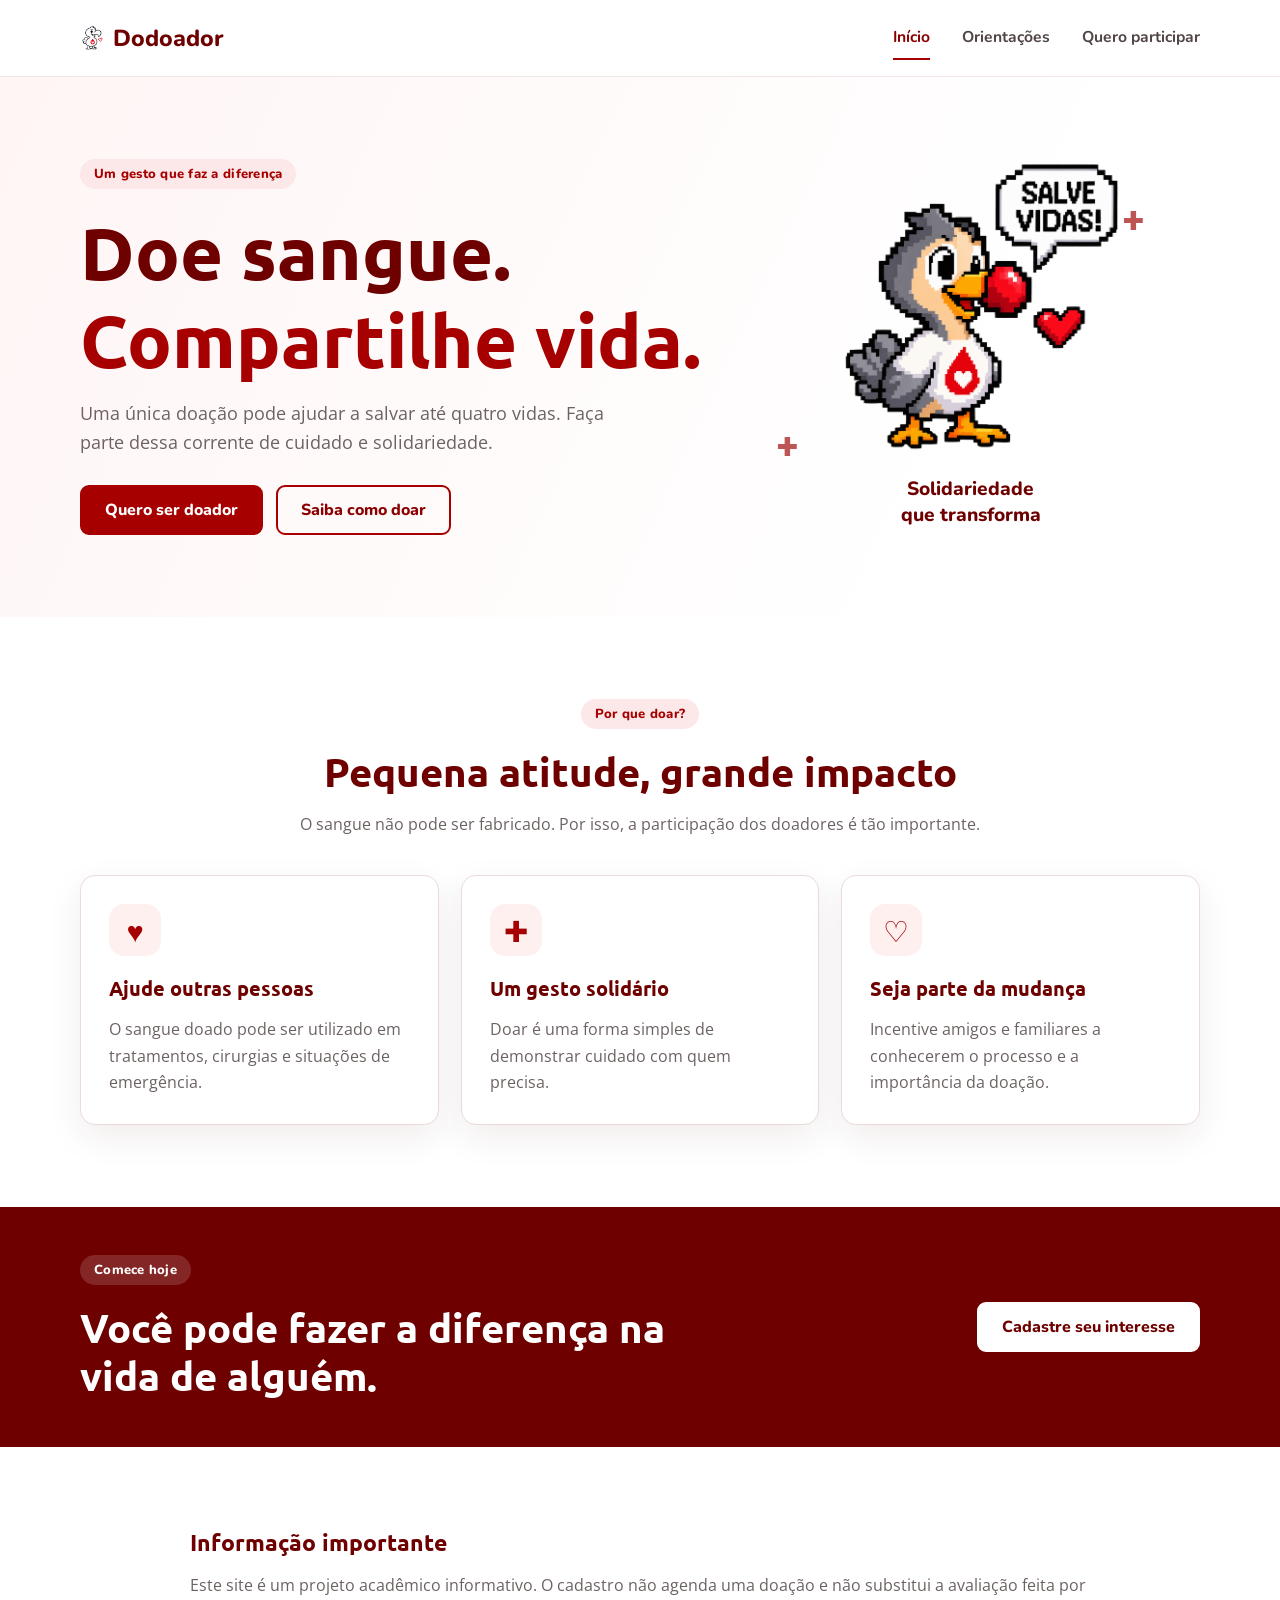
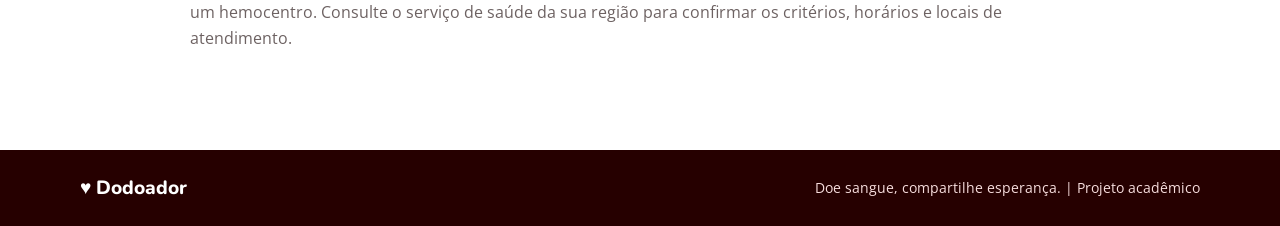
<file: index.html>
<!doctype html>
<html lang="pt-BR">
  <head>
    <meta charset="UTF-8" />
    <meta name="viewport" content="width=device-width, initial-scale=1.0" />
    <meta
      name="description"
      content="Informações e orientações para quem deseja doar sangue."
    />
    <title>Dodoador | Doe sangue, compartilhe vida</title>
    <link rel="preconnect" href="https://fonts.googleapis.com" />
    <link rel="preconnect" href="https://fonts.gstatic.com" crossorigin />
    <link
      href="https://fonts.googleapis.com/css2?family=Nunito:wght@600;700;800&family=Open+Sans:wght@400;600;700&family=Ubuntu:wght@500;700&display=swap"
      rel="stylesheet"
    />
    <link rel="stylesheet" href="css/style.css" />
  </head>
  <body>
    <header class="cabecalho">
      <div class="container barra">
        <a class="marca" href="index.html"
          ><img
            src="imagens/Mascote Pássaro com Coração Vermelho.png"
            class="dodo-logo"
          />
          Dodoador</a
        >
        <nav class="navegacao" aria-label="Menu principal">
          <a class="ativo" href="index.html">Início</a>
          <a href="orientacoes.html">Orientações</a>
          <a href="cadastro.html">Quero participar</a>
        </nav>
      </div>
    </header>

    <main id="conteudo">
      <section class="hero">
        <div class="container hero-conteudo">
          <div class="hero-texto">
            <span class="etiqueta">Um gesto que faz a diferença</span>
            <h1>Doe sangue.<br /><span>Compartilhe vida.</span></h1>
            <p>
              Uma única doação pode ajudar a salvar até quatro vidas. Faça parte
              dessa corrente de cuidado e solidariedade.
            </p>
            <div class="acoes">
              <a class="botao" href="cadastro.html">Quero ser doador</a>
              <a class="botao botao-contorno" href="orientacoes.html"
                >Saiba como doar</a
              >
            </div>
          </div>
          <div
            class="hero-arte"
            aria-label="Ilustração de uma gota de sangue com um coração"
            role="img"
          >
            <img src="imagens/Mascote Pixel Salve Vidas!.png" width="300px" />
            <span class="brilho brilho-um">+</span
            ><span class="brilho brilho-dois">+</span>
            <p>Solidariedade<br />que transforma</p>
          </div>
        </div>
      </section>

      <section class="secao container">
        <div class="titulo-secao">
          <span class="etiqueta">Por que doar?</span>
          <h2>Pequena atitude, grande impacto</h2>
          <p>
            O sangue não pode ser fabricado. Por isso, a participação dos
            doadores é tão importante.
          </p>
        </div>
        <div class="grade tres">
          <article class="cartao">
            <div class="icone-cartao">♥</div>
            <h3>Ajude outras pessoas</h3>
            <p>
              O sangue doado pode ser utilizado em tratamentos, cirurgias e
              situações de emergência.
            </p>
          </article>
          <article class="cartao">
            <div class="icone-cartao">✚</div>
            <h3>Um gesto solidário</h3>
            <p>
              Doar é uma forma simples de demonstrar cuidado com quem precisa.
            </p>
          </article>
          <article class="cartao">
            <div class="icone-cartao">♡</div>
            <h3>Seja parte da mudança</h3>
            <p>
              Incentive amigos e familiares a conhecerem o processo e a
              importância da doação.
            </p>
          </article>
        </div>
      </section>

      <section class="faixa">
        <div class="container faixa-conteudo">
          <div>
            <span class="etiqueta etiqueta-clara">Comece hoje</span>
            <h2>Você pode fazer a diferença na vida de alguém.</h2>
          </div>
          <a class="botao botao-branco" href="cadastro.html"
            >Cadastre seu interesse</a
          >
        </div>
      </section>

      <section class="secao container aviso">
        <h2>Informação importante</h2>
        <p>
          Este site é um projeto acadêmico informativo. O cadastro não agenda
          uma doação e não substitui a avaliação feita por um hemocentro.
          Consulte o serviço de saúde da sua região para confirmar os critérios,
          horários e locais de atendimento.
        </p>
      </section>
    </main>

    <footer class="rodape">
      <div class="container rodape-conteudo">
        <a class="marca marca-rodape" href="index.html">♥ Dodoador</a>
        <p>Doe sangue, compartilhe esperança. | Projeto acadêmico</p>
      </div>
    </footer>
    <script src="js/script.js"></script>
  </body>
</html>
</file>
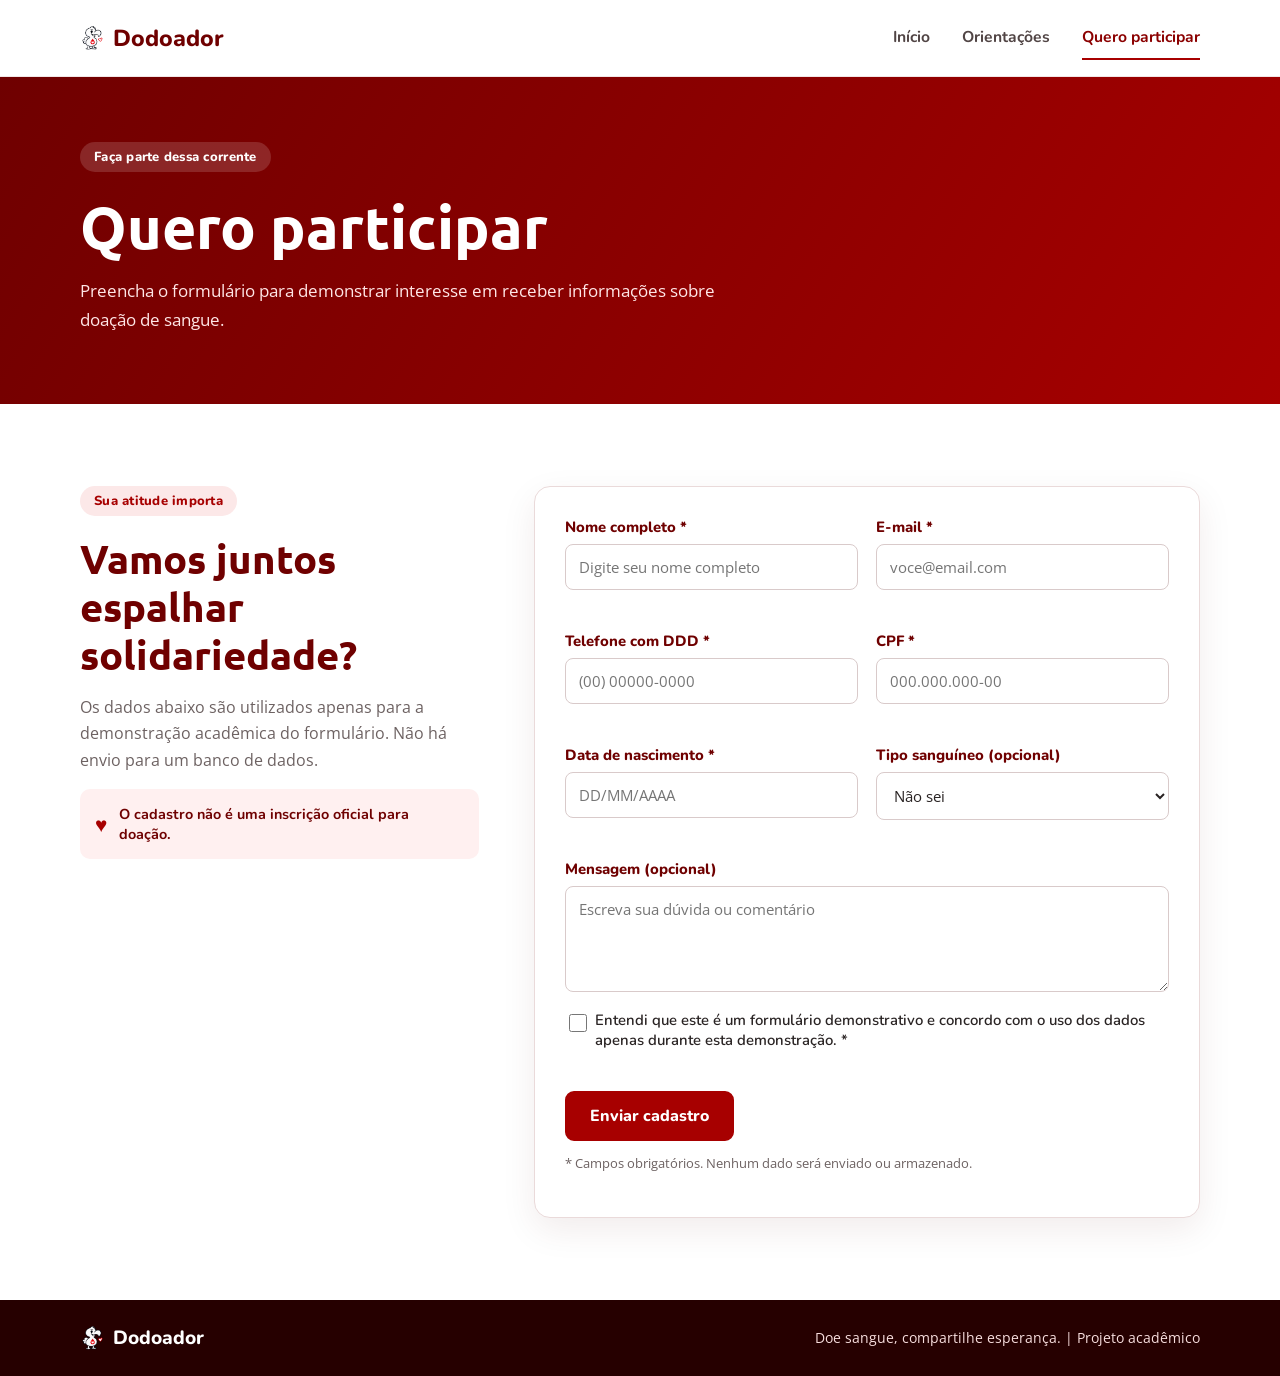
<file: cadastro.html>
<!doctype html>
<html lang="pt-BR">
  <head>
    <meta charset="UTF-8" />
    <meta name="viewport" content="width=device-width, initial-scale=1.0" />
    <meta
      name="description"
      content="Cadastre seu interesse em receber informações sobre doação de sangue."
    />

    <title>Quero participar | Dodoador</title>

    <link rel="preconnect" href="https://fonts.googleapis.com" />
    <link rel="preconnect" href="https://fonts.gstatic.com" crossorigin />

    <link
      href="https://fonts.googleapis.com/css2?family=Nunito:wght@600;700;800&family=Open+Sans:wght@400;600;700&family=Ubuntu:wght@500;700&display=swap"
      rel="stylesheet"
    />

    <link rel="stylesheet" href="css/style.css" />
  </head>

  <body>
    <header class="cabecalho">
      <div class="container barra">
        <a class="marca" href="index.html">
          <img
            src="imagens/Mascote Pássaro com Coração Vermelho.png"
            alt="Mascote Dodoador"
            class="dodo-logo"
          />
          Dodoador
        </a>

        <nav class="navegacao" aria-label="Menu principal">
          <a href="index.html">Início</a>
          <a href="orientacoes.html">Orientações</a>
          <a class="ativo" href="cadastro.html">Quero participar</a>
        </nav>
      </div>
    </header>

    <main id="conteudo">
      <section class="pagina-topo">
        <div class="container">
          <span class="etiqueta etiqueta-clara">
            Faça parte dessa corrente
          </span>

          <h1>Quero participar</h1>

          <p>
            Preencha o formulário para demonstrar interesse em receber
            informações sobre doação de sangue.
          </p>
        </div>
      </section>

      <section class="secao container formulario-layout">
        <div class="form-intro">
          <span class="etiqueta">Sua atitude importa</span>

          <h2>Vamos juntos espalhar solidariedade?</h2>

          <p>
            Os dados abaixo são utilizados apenas para a demonstração acadêmica
            do formulário. Não há envio para um banco de dados.
          </p>

          <div class="mini-aviso">
            ♥
            <span> O cadastro não é uma inscrição oficial para doação. </span>
          </div>
        </div>

        <form id="formCadastro" class="formulario">
          <div class="campo">
            <label for="nome">Nome completo *</label>

            <input
              id="nome"
              name="nome"
              type="text"
              placeholder="Digite seu nome completo"
              autocomplete="name"
              pattern="[A-Za-zÀ-ÿ]+(?:[ '-][A-Za-zÀ-ÿ]+)+"
              title="Digite nome e sobrenome"
              maxlength="100"
              required
            />

            <small class="erro" id="erroNome"></small>
          </div>

          <div class="campo">
            <label for="email">E-mail *</label>

            <input
              id="email"
              name="email"
              type="email"
              placeholder="voce@email.com"
              autocomplete="email"
              title="Digite um e-mail válido"
              maxlength="100"
              required
            />

            <small class="erro" id="erroEmail"></small>
          </div>

          <div class="campo">
            <label for="telefone">Telefone com DDD *</label>

            <input
              id="telefone"
              name="telefone"
              type="tel"
              placeholder="(00) 00000-0000"
              autocomplete="tel"
              pattern="\(\d{2}\)\s\d{4,5}-\d{4}"
              title="Digite no formato (11) 99999-9999"
              maxlength="15"
              required
            />

            <small class="erro" id="erroTelefone"></small>
          </div>

          <div class="campo">
            <label for="cpf">CPF *</label>

            <input
              id="cpf"
              name="cpf"
              type="text"
              placeholder="000.000.000-00"
              inputmode="numeric"
              pattern="\d{3}\.\d{3}\.\d{3}-\d{2}"
              title="Digite o CPF no formato 000.000.000-00"
              maxlength="14"
              required
            />

            <small class="erro" id="erroCpf"></small>
          </div>

          <div class="campo">
            <label for="nascimento">Data de nascimento *</label>

            <input
              id="nascimento"
              name="nascimento"
              type="text"
              placeholder="DD/MM/AAAA"
              inputmode="numeric"
              pattern="\d{2}/\d{2}/\d{4}"
              title="Digite a data no formato DD/MM/AAAA"
              maxlength="10"
              required
            />

            <small class="erro" id="erroNascimento"></small>
          </div>

          <div class="campo">
            <label for="tipoSanguineo"> Tipo sanguíneo (opcional) </label>

            <select id="tipoSanguineo" name="tipoSanguineo">
              <option value="">Não sei</option>
              <option>A+</option>
              <option>A-</option>
              <option>B+</option>
              <option>B-</option>
              <option>AB+</option>
              <option>AB-</option>
              <option>O+</option>
              <option>O-</option>
            </select>
          </div>

          <div class="campo campo-largo">
            <label for="mensagem"> Mensagem (opcional) </label>

            <textarea
              id="mensagem"
              name="mensagem"
              rows="4"
              placeholder="Escreva sua dúvida ou comentário"
            ></textarea>
          </div>

          <div class="campo campo-largo campo-checkbox">
            <input
              id="consentimento"
              name="consentimento"
              type="checkbox"
              required
            />

            <label for="consentimento">
              Entendi que este é um formulário demonstrativo e concordo com o
              uso dos dados apenas durante esta demonstração. *
            </label>

            <small class="erro" id="erroConsentimento"></small>
          </div>

          <div class="campo-largo">
            <button class="botao" type="submit">Enviar cadastro</button>

            <p class="nota-form">
              * Campos obrigatórios. Nenhum dado será enviado ou armazenado.
            </p>

            <div
              id="resultado"
              class="resultado"
              role="status"
              aria-live="polite"
            ></div>
          </div>
        </form>
      </section>
    </main>

    <footer class="rodape">
      <div class="container rodape-conteudo">
        <a class="marca marca-rodape" href="index.html">
          <img
            src="imagens/Mascote Pássaro com Coração Vermelho.png"
            alt="Mascote Dodoador"
            class="dodo-logo"
          />
          Dodoador
        </a>

        <p>Doe sangue, compartilhe esperança. | Projeto acadêmico</p>
      </div>
    </footer>

    <script src="js/script.js"></script>
  </body>
</html>
</file>
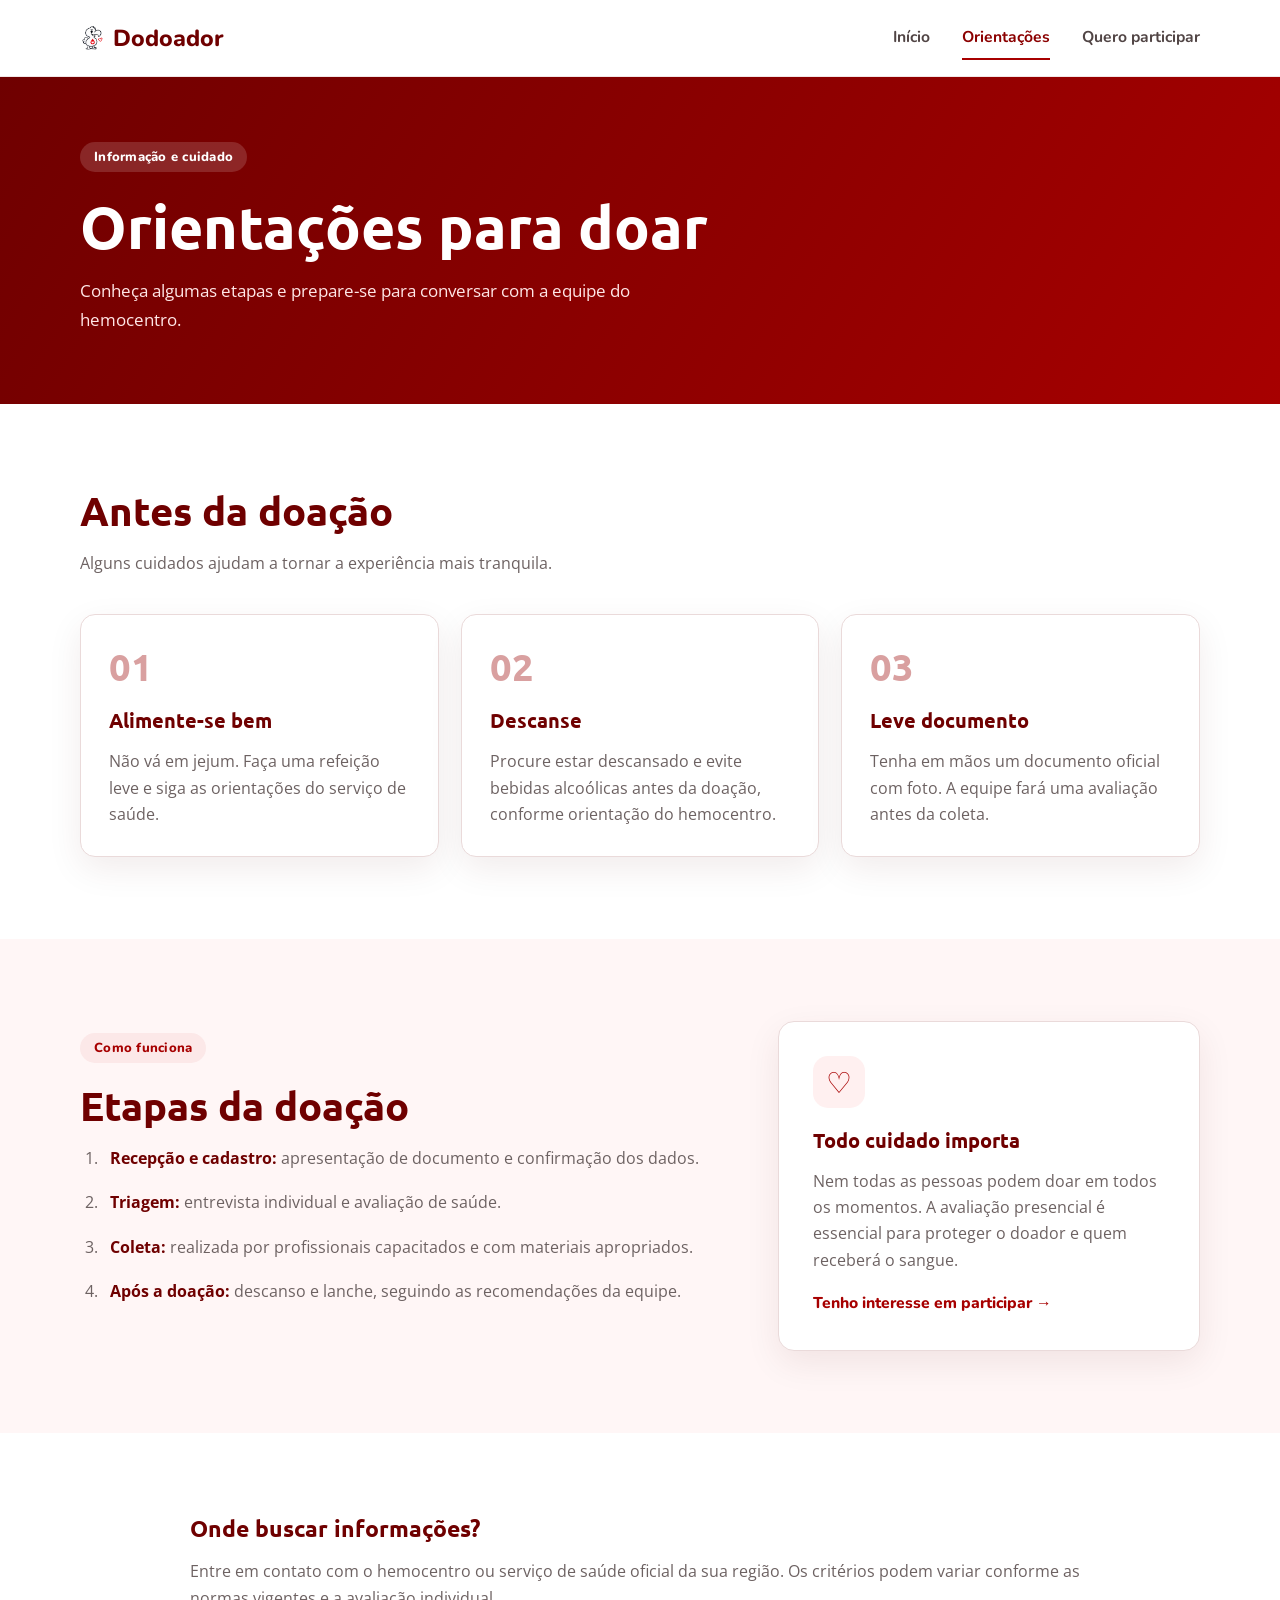
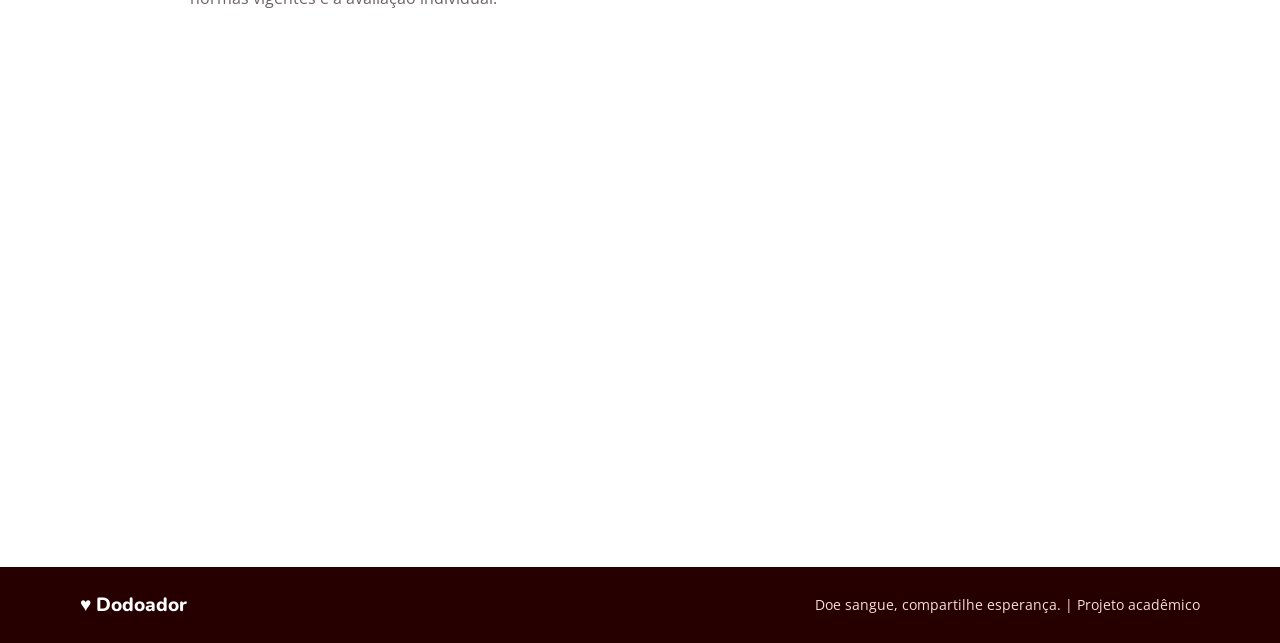
<file: orientacoes.html>
<!doctype html>
<html lang="pt-BR">
  <head>
    <meta charset="UTF-8" />
    <meta name="viewport" content="width=device-width, initial-scale=1.0" />
    <meta
      name="description"
      content="Confira orientações gerais sobre a doação de sangue."
    />
    <title>Orientações | Dodoador</title>
    <link rel="preconnect" href="https://fonts.googleapis.com" />
    <link rel="preconnect" href="https://fonts.gstatic.com" crossorigin />
    <link
      href="https://fonts.googleapis.com/css2?family=Nunito:wght@600;700;800&family=Open+Sans:wght@400;600;700&family=Ubuntu:wght@500;700&display=swap"
      rel="stylesheet"
    />
    <link rel="stylesheet" href="css/style.css" />
  </head>

  <body>
    <header class="cabecalho">
      <div class="container barra">
        <a class="marca" href="index.html"
          ><img
            src="imagens/Mascote Pássaro com Coração Vermelho.png"
            class="dodo-logo"
          />
          Dodoador</a
        >
        <nav class="navegacao" aria-label="Menu principal">
          <a href="index.html">Início</a
          ><a class="ativo" href="orientacoes.html">Orientações</a
          ><a href="cadastro.html">Quero participar</a>
        </nav>
      </div>
    </header>

    <main id="conteudo">
      <section class="pagina-topo">
        <div class="container">
          <span class="etiqueta etiqueta-clara">Informação e cuidado</span>
          <h1>Orientações para doar</h1>
          <p>
            Conheça algumas etapas e prepare-se para conversar com a equipe do
            hemocentro.
          </p>
        </div>
      </section>
      <section class="secao container">
        <div class="titulo-secao alinhado-esquerda">
          <h2>Antes da doação</h2>
          <p>Alguns cuidados ajudam a tornar a experiência mais tranquila.</p>
        </div>
        <div class="grade tres">
          <article class="cartao">
            <div class="numero">01</div>
            <h3>Alimente-se bem</h3>
            <p>
              Não vá em jejum. Faça uma refeição leve e siga as orientações do
              serviço de saúde.
            </p>
          </article>
          <article class="cartao">
            <div class="numero">02</div>
            <h3>Descanse</h3>
            <p>
              Procure estar descansado e evite bebidas alcoólicas antes da
              doação, conforme orientação do hemocentro.
            </p>
          </article>
          <article class="cartao">
            <div class="numero">03</div>
            <h3>Leve documento</h3>
            <p>
              Tenha em mãos um documento oficial com foto. A equipe fará uma
              avaliação antes da coleta.
            </p>
          </article>
        </div>
      </section>
      <section class="secao secao-suave">
        <div class="container duas-colunas">
          <div>
            <span class="etiqueta">Como funciona</span>
            <h2>Etapas da doação</h2>
            <ol class="passos">
              <li>
                <strong>Recepção e cadastro:</strong> apresentação de documento
                e confirmação dos dados.
              </li>
              <li>
                <strong>Triagem:</strong> entrevista individual e avaliação de
                saúde.
              </li>
              <li>
                <strong>Coleta:</strong> realizada por profissionais capacitados
                e com materiais apropriados.
              </li>
              <li>
                <strong>Após a doação:</strong> descanso e lanche, seguindo as
                recomendações da equipe.
              </li>
            </ol>
          </div>
          <aside class="destaque-lateral">
            <div class="icone-cartao">♡</div>
            <h3>Todo cuidado importa</h3>
            <p>
              Nem todas as pessoas podem doar em todos os momentos. A avaliação
              presencial é essencial para proteger o doador e quem receberá o
              sangue.
            </p>
            <a class="link-seta" href="cadastro.html"
              >Tenho interesse em participar →</a
            >
          </aside>
        </div>
      </section>
      <section class="secao container aviso">
        <h2>Onde buscar informações?</h2>
        <p>
          Entre em contato com o hemocentro ou serviço de saúde oficial da sua
          região. Os critérios podem variar conforme as normas vigentes e a
          avaliação individual.
        </p>
        <iframe
          src="https://www.google.com/maps/embed?pb=!1m18!1m12!1m3!1d548.5956753794057!2d-44.088444664540724!3d-22.515510935931744!2m3!1f0!2f0!3f0!3m2!1i1024!2i768!4f13.1!3m3!1m2!1s0x9ea356592891d9%3A0xd24051c8fbf01b37!2sHemon%C3%BAcleo%20de%20Volta%20Redonda!5e1!3m2!1spt-BR!2sbr!4v1794422327123!5m2!1spt-BR!2sbr"
          width="600"
          height="450"
          style="border: 0; border-radius: 5%"
          allowfullscreen=""
          loading="lazy"
          referrerpolicy="strict-origin-when-cross-origin"
        ></iframe>
      </section>
      <section class="Mapa"></section>
    </main>
    <footer class="rodape">
      <div class="container rodape-conteudo">
        <a class="marca marca-rodape" href="index.html">♥ Dodoador</a>
        <p>Doe sangue, compartilhe esperança. | Projeto acadêmico</p>
      </div>
    </footer>
    <script src="js/script.js"></script>
  </body>
</html>
</file>
<file: css/style.css>
@import url("https://fonts.googleapis.com/css2?family=Nunito:wght@600;700;800&family=Open+Sans:wght@400;600;700&family=Ubuntu:wght@500;700&display=swap");

:root {
  --vermelho: #8b0000;
  --escuro: #6f0000;
  --vivo: #a70000;
  --rosa: #fff0f0;
  --texto: #292323;
  --cinza: #6d6262;
  --branco: #ffffff;
  --borda: #eadada;
  --sombra: 0 12px 35px rgba(80, 0, 0, 0.08);
}
* {
  box-sizing: border-box;
}
html {
  scroll-behavior: smooth;
}
body {
  margin: 0;
  color: var(--texto);
  background: var(--branco);
  font-family: "Open Sans", sans-serif;
  line-height: 1.65;
}
h1,
h2,
h3 {
  font-family: Ubuntu, sans-serif;
  line-height: 1.2;
  margin: 0 0 16px;
}
h1 {
  font-size: clamp(2.5rem, 6vw, 4.6rem);
}
h2 {
  font-size: clamp(1.8rem, 4vw, 2.5rem);
  color: var(--escuro);
}
h3 {
  font-size: 1.25rem;
  color: var(--escuro);
}
p {
  margin: 0 0 16px;
}
a {
  color: inherit;
}
.dodo-logo{ 
  width: 24px;
  height: 24px;
}
.container {
  width: min(1120px, calc(100% - 40px));
  margin: 0 auto;
}
.pular {
  position: absolute;
  left: -9999px;
  top: 10px;
  background: white;
  padding: 10px;
  z-index: 20;
}
.pular:focus {
  left: 10px;
}
.cabecalho {
  background: #fff;
  border-bottom: 1px solid #f2e6e6;
  position: sticky;
  top: 0;
  z-index: 10;
}
.barra {
  min-height: 76px;
  display: flex;
  align-items: center;
  justify-content: space-between;
  gap: 24px;
}
.marca {
  text-decoration: none;
  color: var(--escuro);
  font:
    800 1.45rem Nunito,
    sans-serif;
  display: inline-flex;
  align-items: center;
  gap: 9px;
  white-space: nowrap;
}
.marca-icone {
  color: var(--vivo);
  font-size: 1.7rem;
}
.navegacao {
  display: flex;
  align-items: center;
  gap: 32px;
}
.navegacao a {
  text-decoration: none;
  font:
    700 0.98rem Nunito,
    sans-serif;
  color: #514545;
  padding: 10px 0;
  border-bottom: 2px solid transparent;
}
.navegacao a:hover,
.navegacao a.ativo {
  color: var(--vermelho);
  border-color: var(--vivo);
}
.menu-toggle {
  display: none;
  border: 0;
  background: transparent;
  color: var(--escuro);
  font-size: 1.6rem;
}
.hero {
  background: linear-gradient(115deg, #fff5f5 0%, #fff 75%);
  overflow: hidden;
}
.hero-conteudo {
  min-height: 540px;
  display: grid;
  grid-template-columns: 1.15fr 0.85fr;
  align-items: center;
  gap: 40px;
  padding-top: 55px;
  padding-bottom: 55px;
}
.etiqueta {
  display: inline-block;
  color: var(--vivo);
  background: #fce8e8;
  border-radius: 30px;
  padding: 6px 14px;
  font:
    800 0.82rem Nunito,
    sans-serif;
  letter-spacing: 0.02em;
  margin-bottom: 18px;
}
.hero h1 {
  color: var(--escuro);
}
.hero h1 span {
  color: var(--vivo);
}
.hero-texto > p {
  color: var(--cinza);
  font-size: 1.1rem;
  max-width: 570px;
  margin-bottom: 28px;
}
.acoes {
  display: flex;
  gap: 13px;
  flex-wrap: wrap;
}
.botao {
  display: inline-flex;
  align-items: center;
  justify-content: center;
  border: 2px solid var(--vivo);
  border-radius: 9px;
  padding: 12px 23px;
  background: var(--vivo);
  color: white;
  text-decoration: none;
  cursor: pointer;
  font:
    800 1rem Nunito,
    sans-serif;
  transition: 0.2s ease;
}
.botao:hover {
  background: var(--escuro);
  border-color: var(--escuro);
  transform: translateY(-2px);
}
.botao:focus-visible,
a:focus-visible,
input:focus-visible,
select:focus-visible,
textarea:focus-visible,
button:focus-visible {
  outline: 3px solid #e6a0a0;
  outline-offset: 3px;
}
.botao-contorno {
  color: var(--vermelho);
  background: transparent;
}
.botao-contorno:hover {
  color: white;
}
.hero-arte {
  min-height: 360px;
  display: flex;
  align-items: center;
  justify-content: center;
  flex-direction: column;
  position: relative;
}
.gota {
  width: 230px;
  height: 270px;
  border-radius: 55% 55% 58% 58% / 68% 68% 38% 38%;
  transform: rotate(0deg);
  background: linear-gradient(145deg, #b91524, #720000);
  color: white;
  display: grid;
  place-items: center;
  font-size: 5rem;
  box-shadow: 0 25px 45px rgba(111, 0, 0, 0.22);
  clip-path: polygon(
    50% 0,
    93% 57%,
    94% 70%,
    88% 86%,
    75% 97%,
    50% 100%,
    25% 97%,
    12% 86%,
    6% 70%,
    7% 57%
  );
}
.hero-arte p {
  color: var(--escuro);
  font:
    800 1.2rem Nunito,
    sans-serif;
  text-align: center;
  margin-top: 20px;
}
.brilho {
  position: absolute;
  color: #bd5555;
  font: 700 2.5rem Ubuntu;
}
.brilho-um {
  top: 40px;
  right: 55px;
}
.brilho-dois {
  bottom: 75px;
  left: 35px;
}
.secao {
  padding-top: 82px;
  padding-bottom: 82px;
}
.titulo-secao {
  text-align: center;
  max-width: 700px;
  margin: 0 auto 38px;
}
.titulo-secao p {
  color: var(--cinza);
}
.grade {
  display: grid;
  gap: 22px;
}
.tres {
  grid-template-columns: repeat(3, 1fr);
}
.cartao {
  background: white;
  border: 1px solid var(--borda);
  border-radius: 15px;
  padding: 28px;
  box-shadow: var(--sombra);
}
.cartao p {
  color: var(--cinza);
  margin-bottom: 0;
}
.icone-cartao {
  width: 52px;
  height: 52px;
  display: grid;
  place-items: center;
  border-radius: 15px;
  background: var(--rosa);
  color: var(--vivo);
  font-size: 1.8rem;
  margin-bottom: 20px;
}
.faixa {
  background: var(--escuro);
  color: white;
  padding: 48px 0;
}
.faixa-conteudo {
  display: flex;
  justify-content: space-between;
  align-items: center;
  gap: 30px;
}
.faixa h2 {
  color: white;
  max-width: 650px;
  margin: 0;
}
.etiqueta-clara {
  color: white;
  background: rgba(255, 255, 255, 0.15);
}
.botao-branco {
  background: white;
  border-color: white;
  color: var(--escuro);
  white-space: nowrap;
}
.botao-branco:hover {
  background: var(--rosa);
  border-color: var(--rosa);
  color: var(--escuro);
}
.aviso {
  max-width: 900px;
}
.aviso h2 {
  font-size: 1.45rem;
}
.aviso p {
  color: var(--cinza);
}
.rodape {
  background: #260000;
  color: #f7dddd;
  padding: 25px 0;
}
.rodape-conteudo {
  display: flex;
  justify-content: space-between;
  align-items: center;
  gap: 20px;
}
.marca-rodape {
  color: white;
  font-size: 1.2rem;
}
.rodape p {
  margin: 0;
  font-size: 0.9rem;
}
.pagina-topo {
  background: linear-gradient(120deg, var(--escuro), var(--vivo));
  color: white;
  padding: 65px 0 70px;
}
.pagina-topo h1 {
  font-size: clamp(2.3rem, 5vw, 3.7rem);
}
.pagina-topo p {
  max-width: 650px;
  color: #ffe6e6;
  font-size: 1.08rem;
  margin: 0;
}
.alinhado-esquerda {
  text-align: left;
  margin-left: 0;
}
.numero {
  font: 800 2.4rem Ubuntu;
  color: #d9a0a0;
  margin-bottom: 18px;
}
.secao-suave {
  background: #fff6f6;
}
.duas-colunas {
  display: grid;
  grid-template-columns: 1.2fr 0.8fr;
  gap: 65px;
  align-items: center;
}
.passos {
  padding-left: 22px;
}
.passos li {
  padding: 0 0 18px 8px;
  color: var(--cinza);
}
.passos strong {
  color: var(--escuro);
}
.destaque-lateral {
  background: white;
  padding: 34px;
  border-radius: 16px;
  box-shadow: var(--sombra);
  border: 1px solid var(--borda);
}
.destaque-lateral p {
  color: var(--cinza);
}
.link-seta {
  color: var(--vivo);
  font: 800 0.98rem Nunito;
  text-decoration: none;
}
.formulario-layout {
  display: grid;
  grid-template-columns: 0.75fr 1.25fr;
  gap: 55px;
  align-items: start;
}
.form-intro {
  position: sticky;
  top: 115px;
}
.form-intro p {
  color: var(--cinza);
}
.mini-aviso {
  display: flex;
  gap: 12px;
  align-items: center;
  color: var(--vivo);
  background: var(--rosa);
  border-radius: 10px;
  padding: 15px;
  font-size: 1.3rem;
}
.mini-aviso span {
  color: var(--escuro);
  font: 700 0.9rem Nunito;
}
.formulario {
  display: grid;
  grid-template-columns: 1fr 1fr;
  gap: 18px;
  background: white;
  padding: 30px;
  border: 1px solid var(--borda);
  border-radius: 16px;
  box-shadow: var(--sombra);
}
.campo {
  display: flex;
  flex-direction: column;
  gap: 7px;
}
.campo label {
  color: var(--escuro);
  font: 800 0.93rem Nunito;
}
.campo input,
.campo select,
.campo textarea {
  width: 100%;
  border: 1px solid #d9caca;
  border-radius: 8px;
  padding: 12px 13px;
  color: var(--texto);
  font:
    0.95rem "Open Sans",
    sans-serif;
  background: white;
}
.campo input:focus,
.campo select:focus,
.campo textarea:focus {
  border-color: var(--vivo);
  outline: 2px solid #f7dada;
}
.campo-largo {
  grid-column: 1 / -1;
}
.campo-checkbox {
  display: grid;
  grid-template-columns: 20px 1fr;
  align-items: start;
  column-gap: 10px;
}
.campo-checkbox input {
  width: 18px;
  height: 18px;
  margin-top: 4px;
  accent-color: var(--vivo);
}
.campo-checkbox label {
  font-weight: 600;
  color: var(--texto);
}
.erro {
  min-height: 16px;
  color: #b00020;
  font-size: 0.8rem;
}
.invalido {
  border-color: #b00020 !important;
}
.nota-form {
  color: var(--cinza);
  font-size: 0.82rem;
  margin: 12px 0 0;
}
.resultado {
  margin-top: 12px;
  font-weight: 700;
  color: #176b35;
}
.resultado.falha {
  color: #b00020;
}
@media (max-width: 760px) {
  .barra {
    min-height: 68px;
    flex-wrap: wrap;
  }
  .menu-toggle {
    display: block;
  }
  .navegacao {
    display: none;
    width: 100%;
    flex-direction: column;
    align-items: stretch;
    gap: 0;
    padding-bottom: 12px;
  }
  .navegacao.aberto {
    display: flex;
  }
  .navegacao a {
    padding: 10px;
    border-bottom: 1px solid #f3e5e5;
  }
  .hero-conteudo {
    grid-template-columns: 1fr;
    text-align: center;
    gap: 10px;
    padding-top: 55px;
  }
  .hero-texto > p {
    margin-left: auto;
    margin-right: auto;
  }
  .acoes {
    justify-content: center;
  }
  .hero-arte {
    min-height: 300px;
  }
  .gota {
    width: 175px;
    height: 205px;
  }
  .tres,
  .duas-colunas,
  .formulario-layout {
    grid-template-columns: 1fr;
  }
  .faixa-conteudo,
  .rodape-conteudo {
    flex-direction: column;
    align-items: flex-start;
  }
  .form-intro {
    position: static;
  }
}
@media (max-width: 520px) {
  .container {
    width: min(100% - 28px, 1120px);
  }
  .secao {
    padding-top: 58px;
    padding-bottom: 58px;
  }
  .formulario {
    grid-template-columns: 1fr;
    padding: 20px;
  }
  .campo-largo {
    grid-column: auto;
  }
  .acoes .botao {
    width: 100%;
  }
}
</file>
